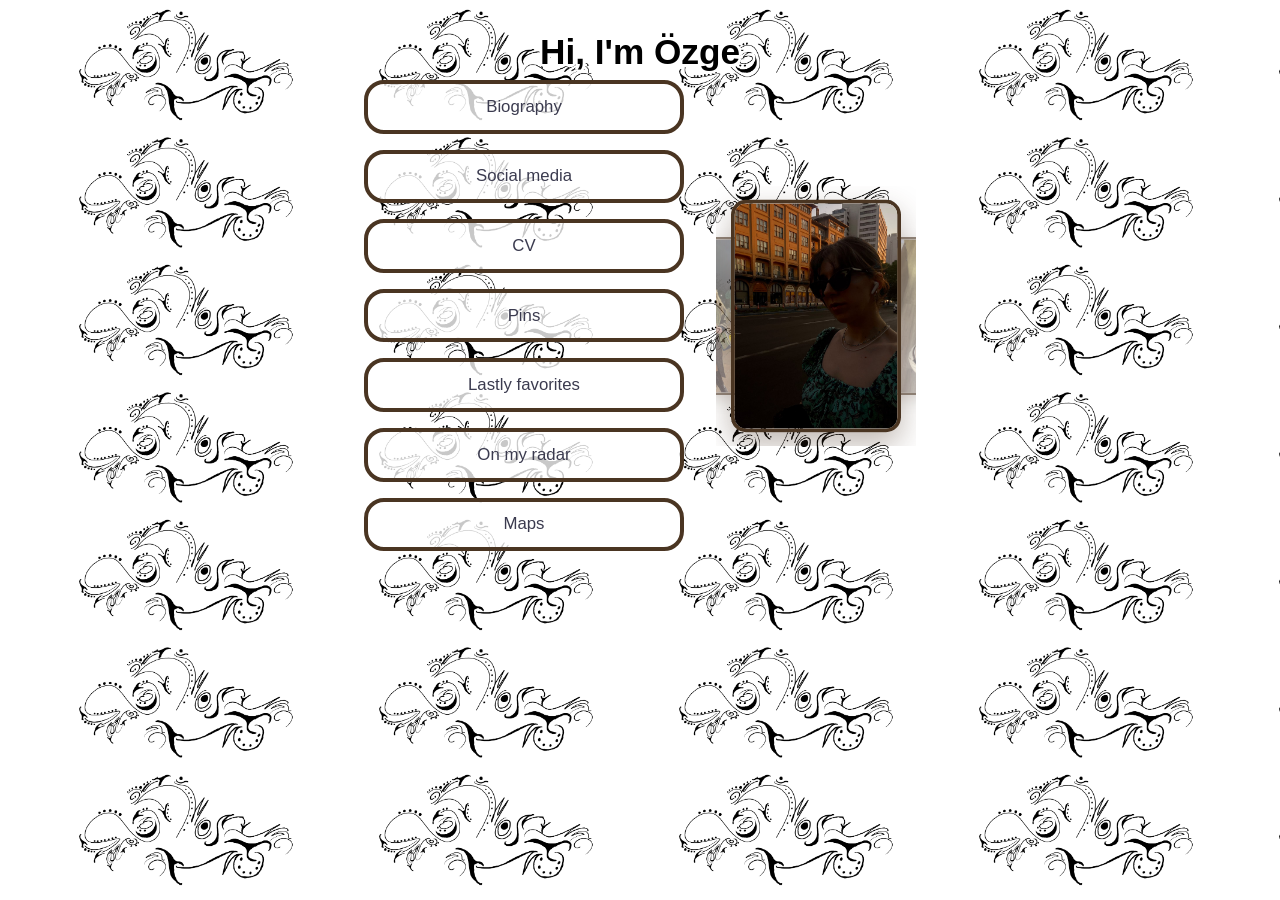
<file: index.html>
<!DOCTYPE html>
<html lang="en">
<head>
<meta charset="utf-8">
<meta name="viewport" content="width=device-width,initial-scale=1">
<title>Özge | Home</title>
<link rel="stylesheet" href="style.css">
<script src="script.js"></script>
</head>
<body>
<main>
<h1 style="text-align:center">Hi, I'm Özge</h1>
<div class="home">
  <nav class="menu">
    <a class="btn" href="bio.html">Biography</a>
    <a class="btn" href="social.html">Social media</a>
    <a class="btn" href="cv.html">CV</a>
    <a class="btn" href="pins.html">Pins</a>
    <a class="btn" href="favorites.html">Lastly favorites</a>
    <a class="btn" href="radar.html">On my radar</a>
    <a class="btn" href="map.html">Maps</a>
  </nav>
  <div class="side">
  <div class="carousel-container">
    <div class="carousel-track" id="carouselTrack">
      <img src="images/2.jpeg" alt="Photo 1">
      <img src="images/3.jpeg" alt="Photo 2">
      <img src="images/4.jpeg" alt="Photo 3">
      <img src="images/5.jpeg" alt="Photo 4">
      <img src="images/6.jpeg" alt="Photo 5">
      <img src="images/7.jpeg" alt="Photo 6">
    </div>
  </div>
</div>
</file>
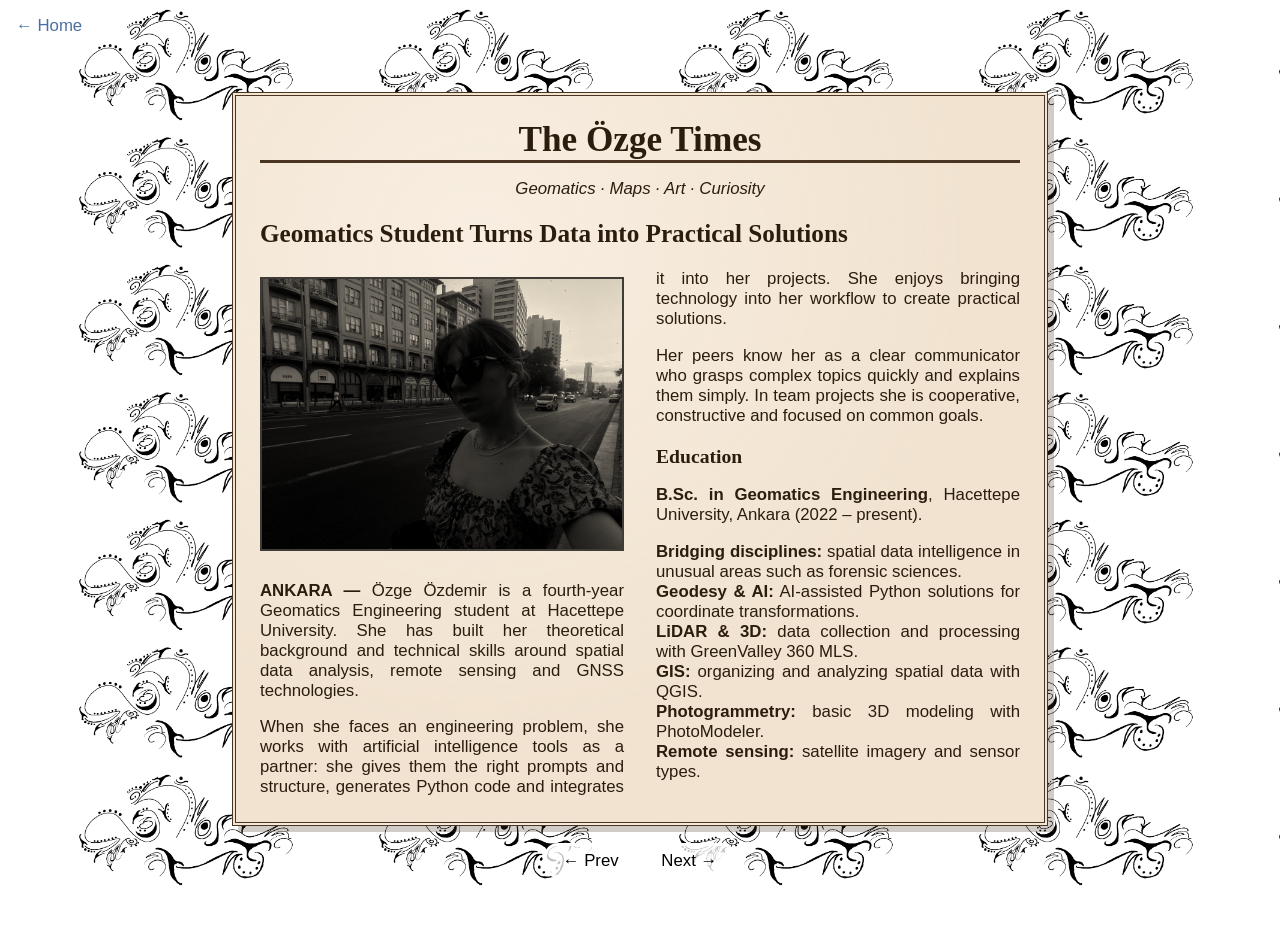
<file: bio.html>
<!DOCTYPE html>
<html lang="en">
<head>
<meta charset="utf-8">
<meta name="viewport" content="width=device-width,initial-scale=1">
<title>Biography</title>
<link rel="stylesheet" href="style.css">
<script src="script.js"></script>
<style>
  /* köpük kahve gazete */
  .paper {
    background-color: #f1e3d0;
    background-image: radial-gradient(circle at 30% 20%, #f8eee1 0, transparent 60%);
    border: 4px double #4a3522;
    box-shadow: 6px 6px 0 rgba(74, 53, 34, .25);
    color: #2b1d0e;
  }
  .paper h1 { border-bottom: 3px solid #4a3522; color: #2b1d0e; }
  .paper h2, .paper h3 { font-family: Georgia, serif; color: #2b1d0e; }
  .paper h3 { margin-bottom: .3rem; }
  .paper a { color: #5a3410; font-weight: bold; }
  .paper img { width: 100%; margin: .5rem 0; filter: grayscale(1) sepia(.35); border: 2px solid #4a3522; box-sizing: border-box; }
  .subtitle { text-align: center; margin: 0 0 1rem; font-style: italic; }
</style>
</head>
<body>
<a class="back" href="index.html">&larr; Home</a>
<main>
<div class="paper">

  <!-- SAYFA 1 -->
  <div class="sheet">
    <h1>The Özge Times</h1>
    <p class="subtitle">Geomatics · Maps · Art · Curiosity</p>
    <h2>Geomatics Student Turns Data into Practical Solutions</h2>
    <div class="cols">
      <img src="images/2.jpeg" alt="Özge">
      <p><b>ANKARA —</b> Özge Özdemir is a fourth-year Geomatics Engineering student at Hacettepe University. She has built her theoretical background and technical skills around spatial data analysis, remote sensing and GNSS technologies.</p>
      <p>When she faces an engineering problem, she works with artificial intelligence tools as a partner: she gives them the right prompts and structure, generates Python code and integrates it into her projects. She enjoys bringing technology into her workflow to create practical solutions.</p>
      <p>Her peers know her as a clear communicator who grasps complex topics quickly and explains them simply. In team projects she is cooperative, constructive and focused on common goals.</p>
      <h3>Education</h3>
      <p><b>B.Sc. in Geomatics Engineering</b>, Hacettepe University, Ankara (2022 – present).</p>
      <p><b>Bridging disciplines:</b> spatial data intelligence in unusual areas such as forensic sciences.<br>
      <b>Geodesy &amp; AI:</b> AI-assisted Python solutions for coordinate transformations.<br>
      <b>LiDAR &amp; 3D:</b> data collection and processing with GreenValley 360 MLS.<br>
      <b>GIS:</b> organizing and analyzing spatial data with QGIS.<br>
      <b>Photogrammetry:</b> basic 3D modeling with PhotoModeler.<br>
      <b>Remote sensing:</b> satellite imagery and sensor types.</p>
    </div>
  </div>

  <!-- SAYFA 2 -->
  <div class="sheet hide">
    <h1>The Özge Times</h1>
    <p class="subtitle">Page Two · Work &amp; Skills</p>
    <h2>From Point Clouds to Public Offices</h2>
    <div class="cols">
      <h3 style="margin-top:0">Field Surveyor (Applied Coursework), Hacettepe University</h3>
      <p>Since February 2026 she has run hands-on GNSS measurements: RTK operations, base station setups and high-precision kinematic observations. She rotates between measurement assistant and sketch artist in the survey team and sets up instruments in different field conditions.</p>
      <h3>Intern, Karayolları 4th Regional Directorate</h3>
      <p>August – September 2026. She experienced a government institution from the inside, learned about document management, saw how files are created in legal processes and examined plans for areas where roads will be built through expropriation.</p>
      <img src="images/5.jpeg" alt="Özge">
      <h3>Intern, Geomap</h3>
      <p>July – August 2026. She learned cadastral information and its application field, how to draw on 3D LiDAR data, and why document management matters.</p>
      <h3>LiDAR Specialist, Elya Technology</h3>
      <p>October 2025 – July 2026. She collected high-precision point cloud data with the GreenValley 360 MLS mobile laser scanning system, applied different processing workflows to turn raw LiDAR data into 3D models, used AI-assisted tools to streamline analysis and created social media content for the company.</p>
      <h3>Umut Simit Sarayı</h3>
      <p>As a part-time sales and operational assistant she balanced cash handling, food service and cleaning with full-time engineering studies.</p>
      <h3>Skills at a Glance</h3>
      <p>Python · QGIS · ArcGIS · GNSS · LiDAR · Photogrammetry · 3D modelling · Remote sensing · Graphic design · Social media · Teamwork · Communication · Turkish (native), English.</p>
      <h3>Certificates</h3>
      <p>TMMOB Chamber of Surveying and Cadastre Engineers: 8th GIS Congress (attendance), GNSS Positioning within TUREF (training), Young Surveyors Workshop (attendance).</p>
    </div>
  </div>

  <!-- SAYFA 3 -->
  <div class="sheet hide">
    <h1>The Özge Times</h1>
    <p class="subtitle">Page Three · Art &amp; Life</p>
    <h2>The Creative Side of an Engineer</h2>
    <div class="cols">
      <h3 style="margin-top:0">Photography on VSCO</h3>
      <p>Street photography, everyday aesthetics and sources of visual inspiration that reflect her personal view of life, sometimes with captions explaining their meaning. <a href="https://vs.co/a6nt60px" target="_blank">Open the portfolio</a></p>
      <img src="images/7.jpeg" alt="Özge">
      <h3>Magazine Collecting</h3>
      <p>She buys every new issue of the Turkish magazine <i>Ot</i>, even when there is no time to read it yet, so that she never misses one. Sometimes she finds herself in its pages, sometimes inspiration.</p>
      <h3>Yoga</h3>
      <p>She is learning yoga, and it makes her feel stronger, calm and at peace. She listens to her body and lets her thoughts flow away.</p>
      <h3>Also</h3>
      <p>Clay figures, street art, sketching and a driving licence (B).</p>
    </div>
  </div>

</div>
<p class="flipbar"><button data-flip="-1">&larr; Prev</button> <button data-flip="1">Next &rarr;</button></p>
</main>
</body>
</html>
</file>
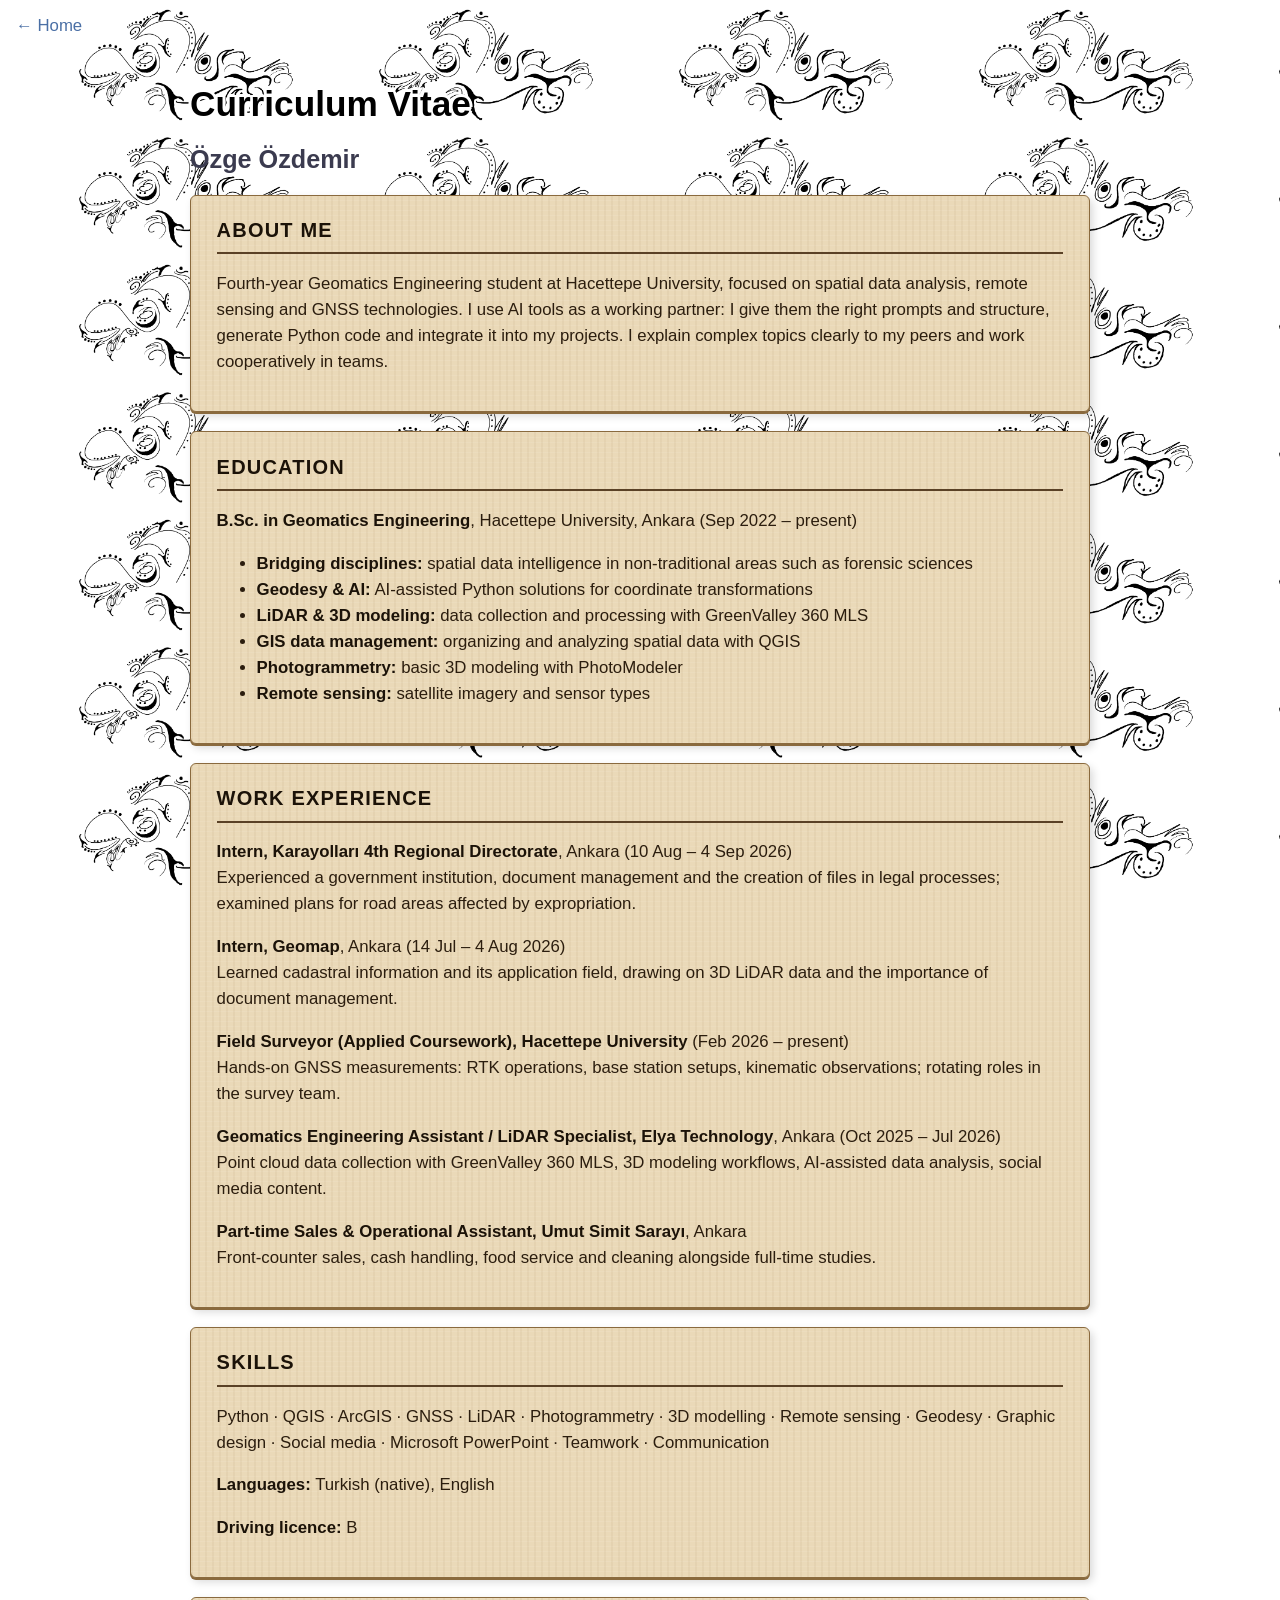
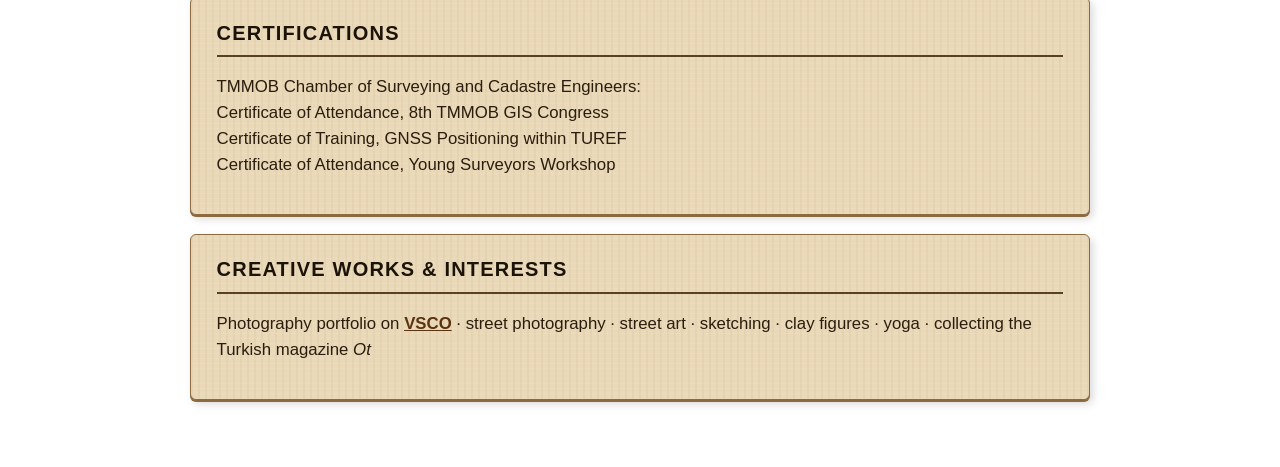
<file: cv.html>
<!DOCTYPE html>
<html lang="en">
<head>
<meta charset="utf-8">
<meta name="viewport" content="width=device-width,initial-scale=1">
<title>CV</title>
<link rel="stylesheet" href="style.css">
<script src="script.js"></script>
</head>
<body>
<a class="back" href="index.html">&larr; Home</a>
<main>
<h1>Curriculum Vitae</h1>
<h2>Özge Özdemir</h2>

<div class="card">
  <h2>About me</h2>
  <p>Fourth-year Geomatics Engineering student at Hacettepe University, focused on spatial data analysis, remote sensing and GNSS technologies. I use AI tools as a working partner: I give them the right prompts and structure, generate Python code and integrate it into my projects. I explain complex topics clearly to my peers and work cooperatively in teams.</p>
</div>

<div class="card">
  <h2>Education</h2>
  <p><b>B.Sc. in Geomatics Engineering</b>, Hacettepe University, Ankara (Sep 2022 – present)</p>
  <ul>
    <li><b>Bridging disciplines:</b> spatial data intelligence in non-traditional areas such as forensic sciences</li>
    <li><b>Geodesy &amp; AI:</b> AI-assisted Python solutions for coordinate transformations</li>
    <li><b>LiDAR &amp; 3D modeling:</b> data collection and processing with GreenValley 360 MLS</li>
    <li><b>GIS data management:</b> organizing and analyzing spatial data with QGIS</li>
    <li><b>Photogrammetry:</b> basic 3D modeling with PhotoModeler</li>
    <li><b>Remote sensing:</b> satellite imagery and sensor types</li>
  </ul>
</div>

<div class="card">
  <h2>Work experience</h2>
  <p><b>Intern, Karayolları 4th Regional Directorate</b>, Ankara (10 Aug – 4 Sep 2026)<br>
  Experienced a government institution, document management and the creation of files in legal processes; examined plans for road areas affected by expropriation.</p>
  <p><b>Intern, Geomap</b>, Ankara (14 Jul – 4 Aug 2026)<br>
  Learned cadastral information and its application field, drawing on 3D LiDAR data and the importance of document management.</p>
  <p><b>Field Surveyor (Applied Coursework), Hacettepe University</b> (Feb 2026 – present)<br>
  Hands-on GNSS measurements: RTK operations, base station setups, kinematic observations; rotating roles in the survey team.</p>
  <p><b>Geomatics Engineering Assistant / LiDAR Specialist, Elya Technology</b>, Ankara (Oct 2025 – Jul 2026)<br>
  Point cloud data collection with GreenValley 360 MLS, 3D modeling workflows, AI-assisted data analysis, social media content.</p>
  <p><b>Part-time Sales &amp; Operational Assistant, Umut Simit Sarayı</b>, Ankara<br>
  Front-counter sales, cash handling, food service and cleaning alongside full-time studies.</p>
</div>

<div class="card">
  <h2>Skills</h2>
  <p>Python · QGIS · ArcGIS · GNSS · LiDAR · Photogrammetry · 3D modelling · Remote sensing · Geodesy · Graphic design · Social media · Microsoft PowerPoint · Teamwork · Communication</p>
  <p><b>Languages:</b> Turkish (native), English</p>
  <p><b>Driving licence:</b> B</p>
</div>

<div class="card">
  <h2>Certifications</h2>
  <p>TMMOB Chamber of Surveying and Cadastre Engineers:<br>
  Certificate of Attendance, 8th TMMOB GIS Congress<br>
  Certificate of Training, GNSS Positioning within TUREF<br>
  Certificate of Attendance, Young Surveyors Workshop</p>
</div>

<div class="card">
  <h2>Creative works &amp; interests</h2>
  <p>Photography portfolio on <a href="https://vs.co/a6nt60px" target="_blank">VSCO</a> · street photography · street art · sketching · clay figures · yoga · collecting the Turkish magazine <i>Ot</i></p>
</div>

</main>
</body>
</html>
</file>
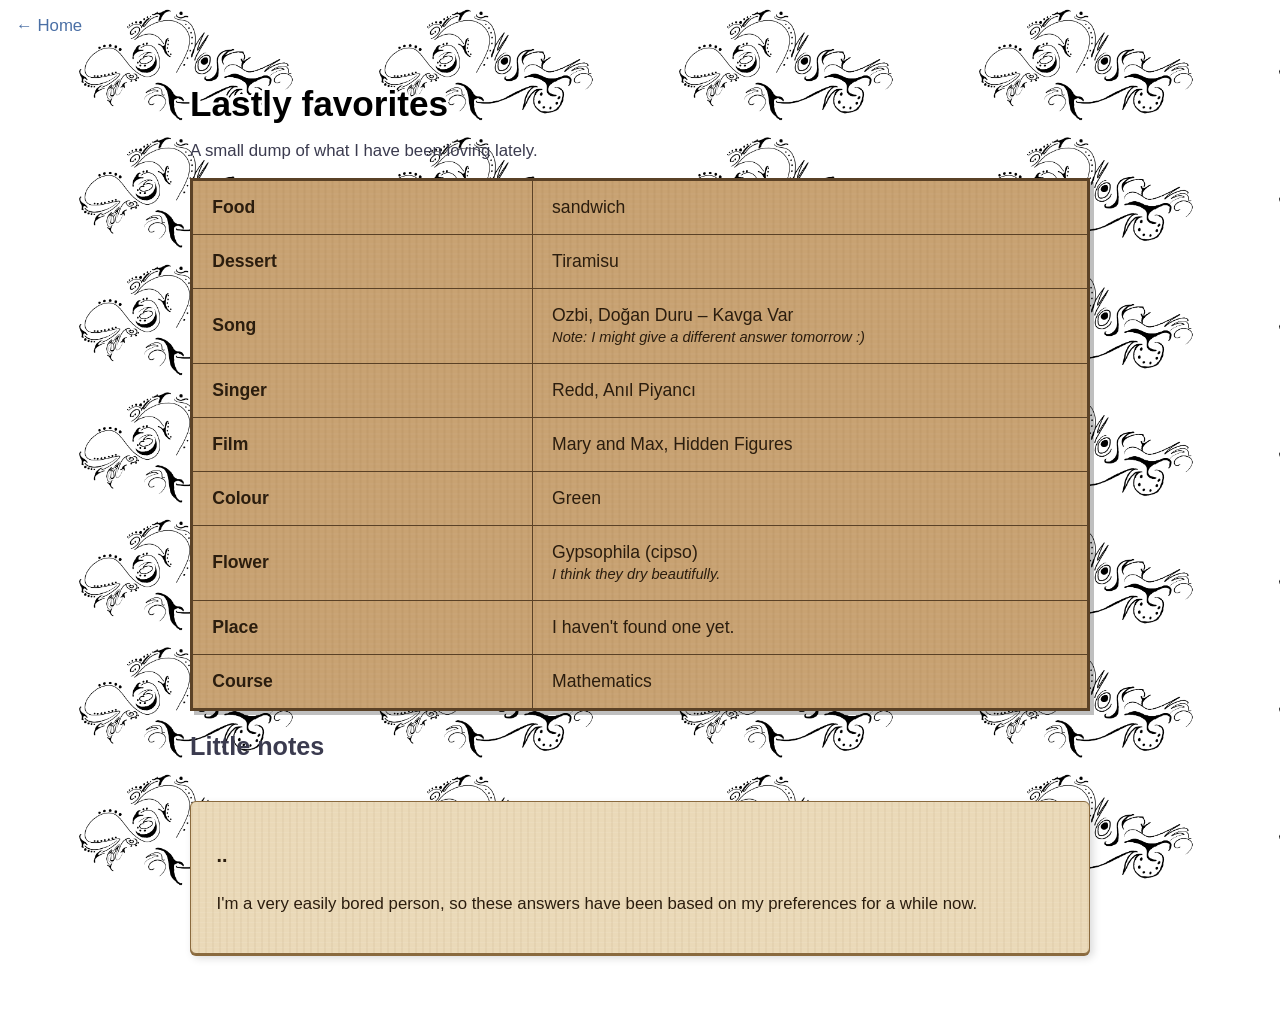
<file: favorites.html>
<!DOCTYPE html>
<html lang="en">
<head>
<meta charset="utf-8">
<meta name="viewport" content="width=device-width,initial-scale=1">
<title>Lastly favorites</title>
<link rel="stylesheet" href="style.css">
<script src="script.js"></script>
</head>
<body>
<a class="back" href="index.html">&larr; Home</a>
<main>
<h1>Lastly favorites</h1>
<p>A small dump of what I have been loving lately.</p>

<table class="art">
  <tr><td>Food</td><td> sandwich </td></tr>
  <tr><td>Dessert</td><td>Tiramisu</td></tr>
  <tr><td>Song</td><td>Ozbi, Doğan Duru &ndash; Kavga Var<br><small><i>Note: I might give a different answer tomorrow :)</i></small></td></tr>
  <tr><td>Singer</td><td>Redd, Anıl Piyancı</td></tr>
  <tr><td>Film</td><td>Mary and Max, Hidden Figures</td></tr>
  <tr><td>Colour</td><td>Green</td></tr>
  <tr><td>Flower</td><td>Gypsophila (cipso)<br><small><i>I think they dry beautifully.</i></small></td></tr>
  <tr><td>Place</td><td>I haven't found one yet.</td></tr>

  <tr><td>Course</td><td>Mathematics</td></tr>
</table>

<h2>Little notes</h2>
<div class="grid">
  <div class="card"><h3>..</h3><p> I'm a very easily bored person, so these answers have been based on my preferences for a while now.</p></div>
 
</div>
</main>
</body>
</html>
</file>
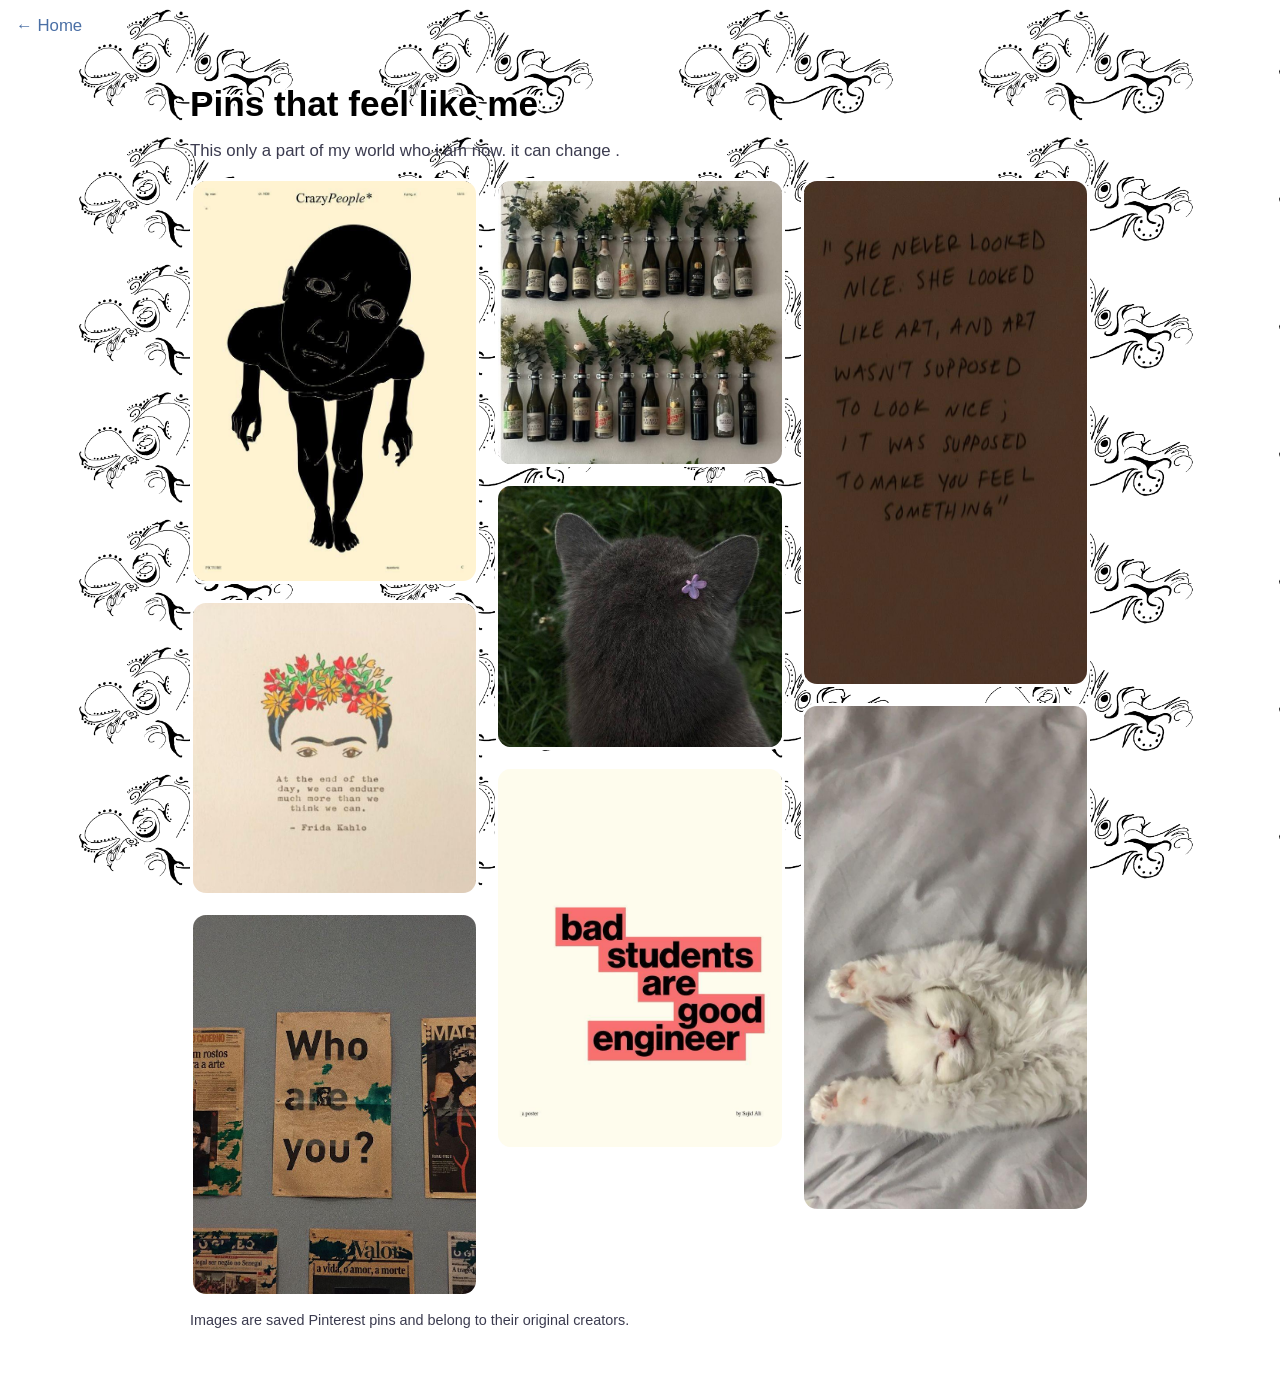
<file: pins.html>
<!DOCTYPE html>
<html lang="en">
<head>
<meta charset="utf-8">
<meta name="viewport" content="width=device-width,initial-scale=1">
<title>Pins</title>
<link rel="stylesheet" href="style.css">
<script src="script.js"></script>
<style>
  .pins { columns: 3 200px; column-gap: 1rem; }
  .pins img {
    width: 100%; display: block; margin: 0 0 1rem;
    border-radius: 16px; border: 3px solid #fff;
    box-sizing: border-box; break-inside: avoid;
    transition: transform .2s;
  }
  .pins img:hover { transform: scale(1.03) rotate(-.5deg); }
</style>
</head>
<body>
<a class="back" href="index.html">&larr; Home</a>
<main>
<h1>Pins that feel like me</h1>
<p>This only a part of my world who i am now. it can change . </p>
<div class="pins shuffle">
  <img src="images/8.jpeg" alt="Pin 1">
  <img src="images/9.jpeg" alt="Pin 2">
  <img src="images/10.jpeg" alt="Pin 3">
  <img src="images/11.jpeg" alt="Pin 4">
  <img src="images/12.jpeg" alt="Pin 5">
  <img src="images/13.jpeg" alt="Pin 6">
  <img src="images/14.jpeg" alt="Pin 7">
  <img src="images/15.jpeg" alt="Pin 8">
</div>
<p style="font-size:.9rem">Images are saved Pinterest pins and belong to their original creators.</p>
</main>
</body>
</html>
</file>
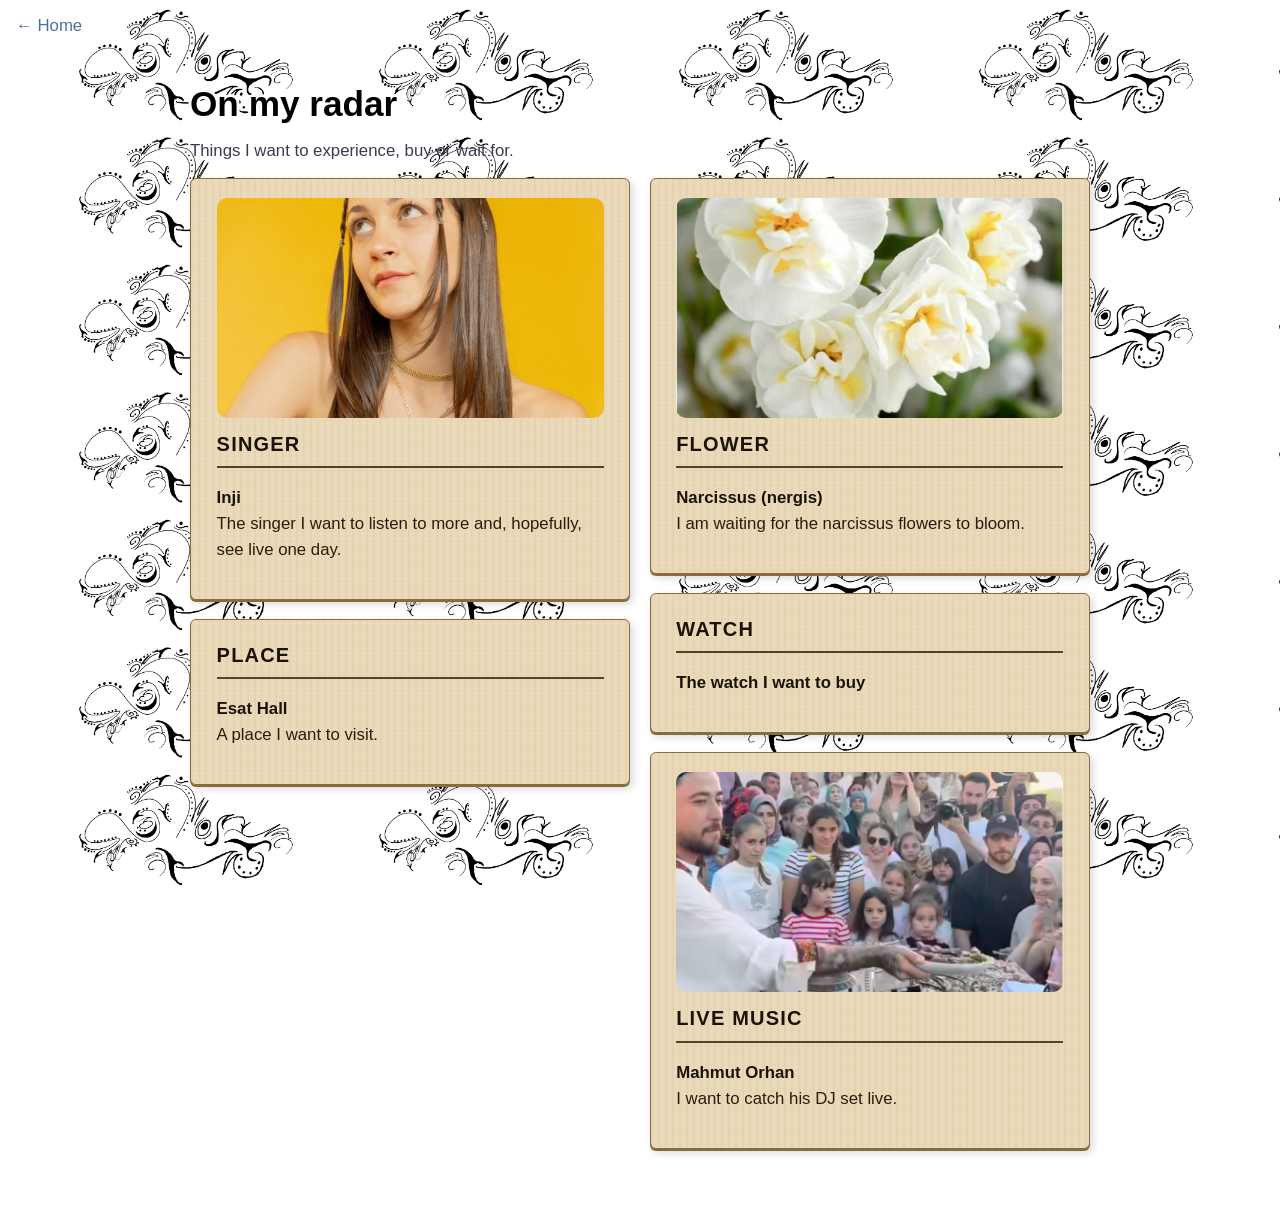
<file: radar.html>
<!DOCTYPE html>
<html lang="en">
<head>
<meta charset="utf-8">
<meta name="viewport" content="width=device-width,initial-scale=1">
<title>On my radar</title>
<link rel="stylesheet" href="style.css">
<script src="script.js"></script>
<style>
  .cards { columns: 2 280px; column-gap: 1.2rem; }
  .cards .card { break-inside: avoid; margin: 0 0 1.2rem; display: inline-block; width: 100%; box-sizing: border-box; }
  .cards .card img { width: 100%; height: 220px; object-fit: cover; border-radius: 10px; display: block; margin-bottom: .7rem; }
</style>
</head>
<body>
<a class="back" href="index.html">&larr; Home</a>
<main>
<h1>On my radar</h1>
<p>Things I want to experience, buy or wait for.</p>

<div class="cards">
  <div class="card">
    <img src="images/inji.jpg" alt="Inji">
    <h2>Singer</h2>
    <p><b>Inji</b><br>The singer I want to listen to more and, hopefully, see live one day.</p>
  </div>

  <div class="card">
    <h2>Place</h2>
    <p><b>Esat Hall</b><br>A place I want to visit.</p>
  </div>

  <div class="card">
    <img src="images/nergis.jpg" alt="Narcissus">
    <h2>Flower</h2>
    <p><b>Narcissus (nergis)</b><br>I am waiting for the narcissus flowers to bloom.</p>
  </div>

  <div class="card">
    <h2>Watch</h2>
    <p><b>The watch I want to buy</b><br></p>
  </div>

  <div class="card">
    <img src="images/mahmutorhan.jpeg" alt="Mahmut Orhan">
    <h2>Live music</h2>
    <p><b>Mahmut Orhan</b><br>I want to catch his DJ set live.</p>
  </div>
</div>
</main>
</body>
</html>
</file>
<file: style.css>
/* ---------- genel ---------- */
body {
    margin: 0;
    min-height: 100vh;
    font-family: Arial, Helvetica, sans-serif;
    font-size: 1.05rem;
    color: #3b3b4f;
    background-image: url('images/1.png');
    background-size: 300px;
    background-repeat: repeat;
    background-position: top left;
    background-attachment: fixed;
    background-blend-mode: multiply;
    background-color: #fff !important;
}
main { max-width: 900px; margin: 0 auto; padding: 1.5rem 1rem 3rem; }
h1 {
    font-size: 2.2rem;
    margin: .5rem 0;
    font-weight: 900;
    color: #000;
    text-shadow:
        -2px -2px 0 #fff,  2px -2px 0 #fff,
        -2px  2px 0 #fff,  2px  2px 0 #fff,
         0   -3px 0 #fff,  0    3px 0 #fff,
        -3px  0   0 #fff,  3px  0   0 #fff;
}
a { color: #4a6fa5; }
.back { display: inline-block; margin: 1rem; text-decoration: none; }
.card { background: #ffffffc8; border-radius: 20px; padding: 1rem 1.5rem; margin: 1rem 0; }
.ph {
    background: #ffffff99; border: 3px dashed #fff; border-radius: 16px;
    display: flex; align-items: center; justify-content: center;
    min-height: 110px; color: #888;
}

/* ---------- ana sayfa ---------- */
.home { display: flex; gap: 2rem; align-items: center; flex-wrap: wrap; justify-content: center; }
.menu { display: flex; flex-direction: column; gap: 1rem; width: min(320px, 90vw); }
.btn {
    position: relative; padding: .8rem 1.2rem;
    border: 4px solid #4a3522; border-radius: 20px;
    background: #ffffffc8; text-decoration: none; color: inherit; text-align: center;
}
.btn:hover::after {
    content: '\2605'; position: absolute; color: #f5c84b; font-size: 1.6rem;
    transform: translate(-50%, -50%); animation: orbit 2.4s linear infinite;
}
@keyframes orbit {
    0%   { top: 0;    left: 0; }
    25%  { top: 0;    left: 100%; }
    50%  { top: 100%; left: 100%; }
    75%  { top: 100%; left: 0; }
    100% { top: 0;    left: 0; }
}
.side { display: grid; gap: 1rem; width: min(200px, 90vw); }

/* ---------- biyografi (gazete) ---------- */
.paper {
    background: #fffdf5; border: 4px double #333; padding: 1.5rem;
    max-width: 760px; margin: 1rem auto; box-shadow: 6px 6px 0 #0002;
}
.paper h1 { font-family: Georgia, serif; text-align: center; border-bottom: 3px solid #333; margin: 0 0 1rem; text-shadow: none; }
.paper .cols { columns: 2 240px; column-gap: 2rem; text-align: justify; }
.sheet { animation: flip .6s; }
.hide { display: none; }
@keyframes flip {
    from { transform: rotateY(90deg); opacity: 0; }
    to   { transform: none; opacity: 1; }
}
.flipbar { text-align: center; }
.flipbar button {
    font: inherit; border: 3px solid #fff; border-radius: 14px;
    background: #ffffffc0; padding: .3rem 1rem; cursor: pointer;
}

/* ---------- tablolar ---------- */
table { width: 100%; border-collapse: separate; border-spacing: 0 10px; }
td, th { background: #ffffffc8; padding: .7rem 1rem; text-align: left; }
td:first-child, th:first-child { border-radius: 16px 0 0 16px; }
td:last-child, th:last-child { border-radius: 0 16px 16px 0; }
td img { width: 36px; height: 36px; vertical-align: middle; margin-right: .6rem; }
.links a { display: inline-block; text-decoration: none; transition: transform .2s; }
.links a:hover { transform: scale(1.06); }
.grid { display: grid; grid-template-columns: repeat(auto-fit, minmax(200px, 1fr)); gap: 1rem; }

/* ---------- sosyal medya: kese kağıdı resmi tablo ---------- */
.art {
    border-collapse: collapse;
    border-spacing: 0;
    background-color: #c8a272;
    background-image:
        repeating-linear-gradient(90deg, rgba(120,80,30,.07) 0 2px, transparent 2px 7px),
        repeating-linear-gradient(0deg, rgba(255,255,255,.05) 0 1px, transparent 1px 5px);
    border: 3px solid #5a4126;
    box-shadow: 4px 4px 0 rgba(0,0,0,.25);
    color: ##c8a272;
}
.art td, .art th {
    background: transparent;
    border: 1px solid #5a4126;
    border-radius: 0;
    box-shadow: none;
    padding: 1rem 1.2rem;
    font-size: 1.1rem;
    color: #2b1d0e;
}
.art td:first-child, .art td:last-child { border-radius: 0; box-shadow: none; }
.art td:first-child { font-weight: bold; width: 38%; }
.art td img { width: 36px; height: 36px; margin-right: .8rem; }
.art td a { color: #2b1d0e; font-weight: bold; }
.art tr { transform: none; transition: background .2s; }
.art tr:hover { transform: none; background: rgba(255,255,255,.18); }

/* köşe görselleri */
.corner { position: fixed; width: 150px; pointer-events: none; z-index: 0; }
.corner.tl { top: 0; left: 0; }
.corner.tr { top: 0; right: 0; }
.corner.bl { bottom: 0; left: 0; }
.corner.br { bottom: 0; right: 0; }


/* ---------- haritalar ---------- */
.row { display: flex; gap: 1rem; flex-wrap: wrap; align-items: flex-start; }
.mapbox {
    flex: 0 0 auto;
    width: min(90vw, 480px);
    height: min(90vw, 480px);
    border-radius: 50%;
    border: 6px solid #fff;
    box-shadow: 0 0 0 3px #4a3522, 6px 6px 0 rgba(0,0,0,.2);
    overflow: hidden;
}
.legend { flex: 0 0 200px; background: #ffffffc8; border-radius: 16px; padding: .8rem 1rem; }
.dot {
    display: inline-block; width: 14px; height: 14px; border-radius: 50%;
    margin-right: .5rem; border: 2px solid #fff; box-shadow: 0 0 0 1px #0003;
}

/* ---------- dönen küp ---------- */
.scene { width: 200px; height: 200px; perspective: 700px; margin: auto; }
.cube {
    position: relative; width: 100%; height: 100%;
    transform-style: preserve-3d; transition: transform 2.5s ease-in-out;
}
.cube img {
    position: absolute; width: 200px; height: 200px; object-fit: cover;
    border: 3px solid #fff; box-sizing: border-box; background: #fff;
    transition: opacity .4s;
}
.f1 { transform: rotateY(0deg)   translateZ(100px); }
.f2 { transform: rotateY(90deg)  translateZ(100px); }
.f3 { transform: rotateY(180deg) translateZ(100px); }
.f4 { transform: rotateY(-90deg) translateZ(100px); }
.f5 { transform: rotateX(90deg)  translateZ(100px); }
.f6 { transform: rotateX(-90deg) translateZ(100px); }

/* ---------- hareketi azalt ---------- */
@media (prefers-reduced-motion: reduce) {
    .btn:hover::after, .sheet { animation: none; }
}
/* ---------- kese kağıdı kartlar (cv, radar vb.) ---------- */
.card {
    background-color: #ead9b8;
    background-image:
        repeating-linear-gradient(90deg, rgba(120,80,30,.05) 0 2px, transparent 2px 7px),
        repeating-linear-gradient(0deg, rgba(255,255,255,.08) 0 1px, transparent 1px 5px);
    border: 1px solid #8a6a3e;
    border-radius: 6px;
    box-shadow: 0 2px 0 #8a6a3e, 3px 4px 8px rgba(0,0,0,.15);
    padding: 1.2rem 1.6rem;
    margin: 1.2rem 0;
    color: #2b1d0e;
    line-height: 1.55;
}
.card h2 {
    margin: 0 0 .7rem;
    padding-bottom: .4rem;
    border-bottom: 2px solid #5a4126;
    font-size: 1.25rem;
    letter-spacing: .06em;
    text-transform: uppercase;
    color: #1b1208;
}
.card b { color: #1b1208; }
.card a { color: #5a3410; font-weight: bold; }

/* Film şeridinin dış çerçevesi: taşan kısımları gizler */
.filmstrip-container {
  width: 100%;
  max-width: 450px;      /* İsteğe göre genişliği buradan ayarlayabilirsin */
  overflow: hidden;     /* Kutudan taşan fotoğrafları kırpar */
  border-radius: 12px;
  border: 3px solid #4a3522; /* Butonlarla uyumlu kahverengi çerçeve */
  background-color: #f1e3d0;
  box-shadow: 4px 4px 0 rgba(74, 53, 34, 0.2);
}

/* Fotoğrafların yan yana dizildiği ve kaydığı ray (track) */
.filmstrip-track {
  display: flex;
  gap: 12px;
  width: max-content;
  animation: filmScroll 18s linear infinite; /* 18 saniyede bir tur akar */
}

/* Üzerine fareyle gelince akışı durdurmak istersen (isteğe bağlı) */
.filmstrip-container:hover .filmstrip-track {
  animation-play-state: paused;
}

/* Fotoğrafların boyutlarını sabitlediğimiz kısım */
.filmstrip-track img {
  width: 140px;          /* İdeal kart/şerit genişliği */
  height: 190px;         /* İdeal yükseklik */
  object-fit: cover;     /* Fotoğrafın en-boy oranı bozulmadan kutuya sığması için */
  border-radius: 8px;
  border: 2px solid #4a3522;
  flex-shrink: 0;        /* Fotoğrafların ezilip büzülmesini engeller */
}

/* Sonsuz döngü (seamless loop) animasyonu */
@keyframes filmScroll {
  from {
    transform: translateX(0);
  }
  to {
    /* Toplam 12 fotoğrafın tam yarısı (orijinal 6 tanesi) kadar sola kayar */
    transform: translateX(calc(-50% - 6px));
  }
}

/* Taşıyıcı alan */
.carousel-container {
  width: 100%;
  max-width: 420px;
  height: 260px;
  margin: 0 auto;
  position: relative;
  display: flex;
  align-items: center;
  justify-content: center;
  overflow: hidden;
}

.carousel-track {
  position: relative;
  width: 100%;
  height: 100%;
}

/* Tüm fotoğrafların varsayılan gizli hali */
.carousel-track img {
  position: absolute;
  top: 50%;
  left: 50%;
  width: 130px;
  height: 180px;
  object-fit: cover;
  border-radius: 12px;
  border: 3px solid #4a3522;
  box-shadow: 0 6px 15px rgba(74, 53, 34, 0.25);
  transform: translate(-50%, -50%) scale(0.6);
  opacity: 0;
  transition: all 0.5s ease-in-out; /* Akıcı geçiş (smooth transition) */
  pointer-events: none;
}

/* Sol taraftaki küçük görsel */
.carousel-track img.prev {
  transform: translate(-130%, -50%) scale(0.85);
  opacity: 0.6;
  z-index: 1;
}

/* Ortadaki vurgulanan, en büyük görsel */
.carousel-track img.active {
  transform: translate(-50%, -50%) scale(1.25);
  opacity: 1;
  z-index: 2;
  border-color: #4a3522;
  box-shadow: 0 10px 25px rgba(74, 53, 34, 0.35);
}

/* Sağ taraftaki küçük görsel */
.carousel-track img.next {
  transform: translate(30%, -50%) scale(0.85);
  opacity: 0.6;
  z-index: 1;
}
</file>
